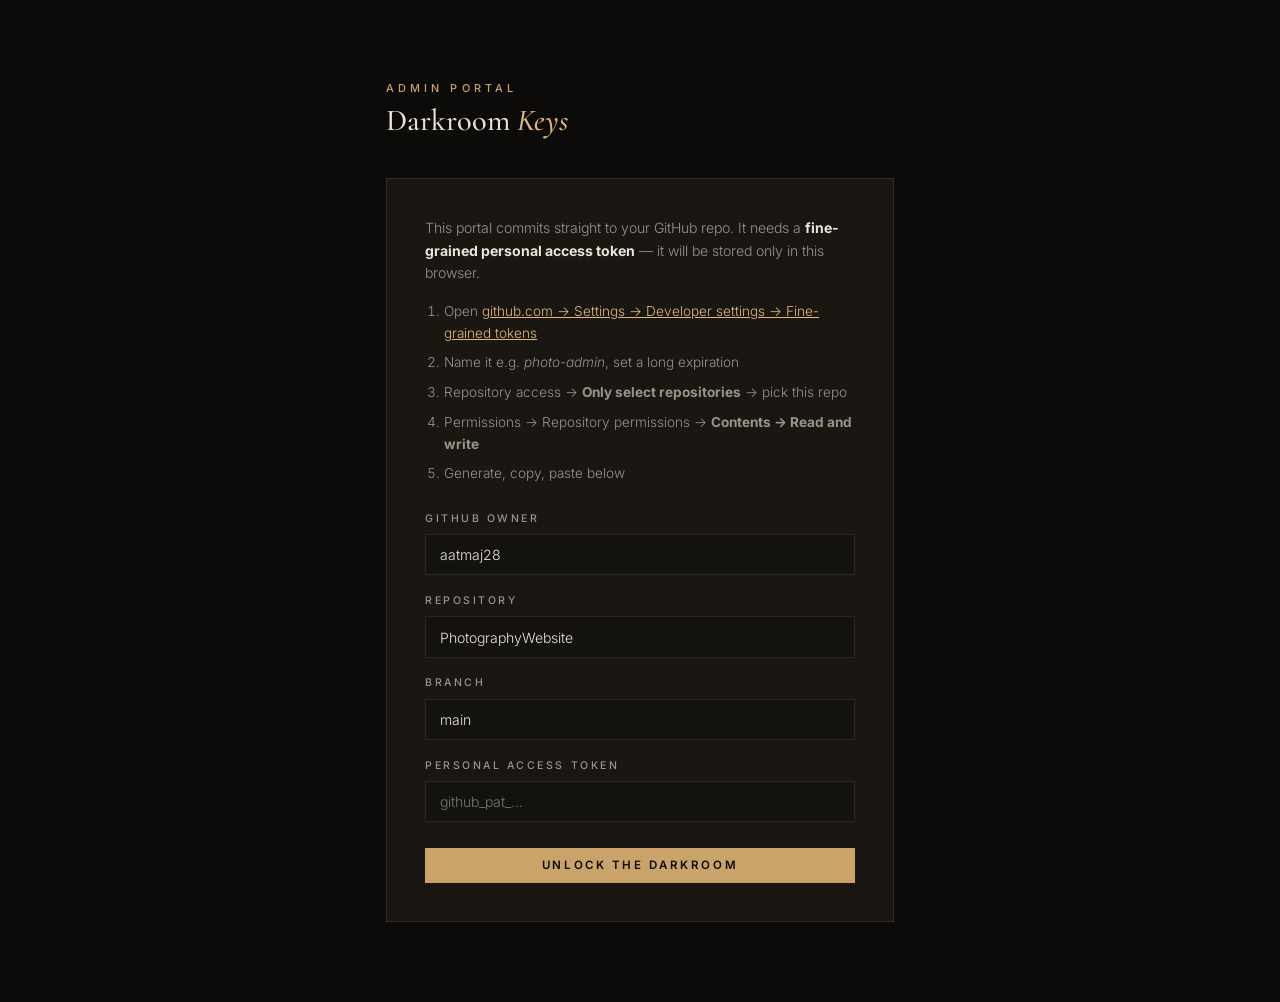
<file: admin/index.html>
<!DOCTYPE html>
<html lang="en">
<head>
<meta charset="UTF-8">
<meta name="viewport" content="width=device-width, initial-scale=1.0">
<title>Admin — Photography Portfolio</title>
<meta name="robots" content="noindex, nofollow">
<link rel="icon" href="data:image/svg+xml,%3Csvg xmlns='http://www.w3.org/2000/svg' viewBox='0 0 32 32'%3E%3Ccircle cx='16' cy='16' r='13' fill='none' stroke='%23c9a36a' stroke-width='2.5'/%3E%3Ccircle cx='16' cy='16' r='5' fill='%23c9a36a'/%3E%3C/svg%3E">
<link rel="preconnect" href="https://fonts.googleapis.com">
<link rel="preconnect" href="https://fonts.gstatic.com" crossorigin>
<link href="https://fonts.googleapis.com/css2?family=Cormorant+Garamond:ital,wght@0,500;0,600;1,500&family=Inter:wght@300;400;500;600&display=swap" rel="stylesheet">
<style>
:root {
    --bg: #0c0b09;
    --bg-2: #14120f;
    --surface: #1a1712;
    --surface-2: #221e17;
    --text: #e9e4da;
    --muted: #9a938a;
    --amber: #c9a36a;
    --amber-bright: #e0b87d;
    --red: #c96a6a;
    --green: #8fb573;
    --hairline: rgba(233, 228, 218, 0.1);
    --serif: 'Cormorant Garamond', Georgia, serif;
    --sans: 'Inter', -apple-system, sans-serif;
}
* { margin: 0; padding: 0; box-sizing: border-box; }
body {
    font-family: var(--sans);
    font-weight: 300;
    background: var(--bg);
    color: var(--text);
    line-height: 1.6;
    min-height: 100vh;
}
h1 {
    font-family: var(--serif);
    font-weight: 500;
    font-size: 1.9rem;
}
h1 em { font-style: italic; color: var(--amber-bright); }
.kicker {
    font-size: 0.68rem;
    font-weight: 500;
    letter-spacing: 0.38em;
    text-transform: uppercase;
    color: var(--amber);
}
button {
    font-family: var(--sans);
    cursor: pointer;
}
.btn {
    display: inline-block;
    padding: 0.65rem 1.5rem;
    background: var(--amber);
    color: var(--bg);
    border: none;
    font-size: 0.72rem;
    font-weight: 600;
    letter-spacing: 0.22em;
    text-transform: uppercase;
    transition: background 0.3s ease;
}
.btn:hover { background: var(--amber-bright); }
.btn:disabled { opacity: 0.45; cursor: not-allowed; }
.btn-ghost {
    background: none;
    border: 1px solid var(--hairline);
    color: var(--muted);
}
.btn-ghost:hover { background: var(--surface); color: var(--text); }
input[type="text"], input[type="password"] {
    width: 100%;
    padding: 0.7rem 0.9rem;
    background: var(--bg-2);
    border: 1px solid var(--hairline);
    color: var(--text);
    font-family: var(--sans);
    font-size: 0.88rem;
    font-weight: 300;
}
input:focus { outline: 1px solid var(--amber); }
label {
    display: block;
    font-size: 0.66rem;
    font-weight: 500;
    letter-spacing: 0.24em;
    text-transform: uppercase;
    color: var(--muted);
    margin: 1.1rem 0 0.4rem;
}

/* ---------- Setup gate ---------- */
#gate {
    max-width: 560px;
    margin: 0 auto;
    padding: 5rem 1.6rem;
}
#gate .card {
    background: var(--surface);
    border: 1px solid var(--hairline);
    padding: 2.4rem;
    margin-top: 2rem;
}
#gate ol {
    margin: 1rem 0 1.6rem 1.2rem;
    font-size: 0.85rem;
    color: var(--muted);
}
#gate ol li { margin-bottom: 0.5rem; }
#gate ol a { color: var(--amber-bright); }
#gate .error {
    color: var(--red);
    font-size: 0.82rem;
    margin-top: 1rem;
    display: none;
}
#gate .btn { margin-top: 1.6rem; width: 100%; }

/* ---------- App ---------- */
#app { display: none; max-width: 1150px; margin: 0 auto; padding: 2.2rem 1.6rem 9rem; }
.topbar {
    display: flex;
    justify-content: space-between;
    align-items: center;
    gap: 1rem;
    flex-wrap: wrap;
    padding-bottom: 1.6rem;
    border-bottom: 1px solid var(--hairline);
    margin-bottom: 1.8rem;
}
.topbar .actions { display: flex; gap: 0.7rem; }
.topbar a.btn-ghost { text-decoration: none; padding: 0.65rem 1.2rem; font-size: 0.72rem; letter-spacing: 0.22em; text-transform: uppercase; }

/* Upload zone */
#dropzone {
    border: 1px dashed rgba(201, 163, 106, 0.5);
    background: var(--bg-2);
    padding: 2.6rem 1.5rem;
    text-align: center;
    cursor: pointer;
    transition: background 0.3s ease, border-color 0.3s ease;
    margin-bottom: 1.4rem;
}
#dropzone:hover, #dropzone.over {
    background: var(--surface);
    border-color: var(--amber);
}
#dropzone .big {
    font-family: var(--serif);
    font-style: italic;
    font-size: 1.4rem;
    color: var(--amber-bright);
}
#dropzone .small { font-size: 0.76rem; color: var(--muted); margin-top: 0.3rem; }

/* Status log */
#status {
    display: none;
    background: var(--bg-2);
    border: 1px solid var(--hairline);
    border-left: 2px solid var(--amber);
    padding: 0.9rem 1.2rem;
    margin-bottom: 1.4rem;
    font-size: 0.82rem;
    color: var(--muted);
    white-space: pre-line;
}
#status.error { border-left-color: var(--red); color: var(--red); }
#status.ok { border-left-color: var(--green); }

/* Photo list */
.list-head {
    display: flex;
    justify-content: space-between;
    align-items: baseline;
    margin: 2rem 0 1rem;
}
.list-head .count { font-size: 0.74rem; letter-spacing: 0.2em; text-transform: uppercase; color: var(--muted); }
#photo-list { display: flex; flex-direction: column; gap: 10px; }
.photo-row {
    display: grid;
    grid-template-columns: auto 96px 1fr auto;
    gap: 1.1rem;
    align-items: center;
    background: var(--surface);
    border: 1px solid var(--hairline);
    padding: 0.8rem 1rem;
}
.photo-row.dragging { opacity: 0.35; }
.drag-handle {
    cursor: grab;
    color: var(--muted);
    font-size: 1.1rem;
    letter-spacing: 2px;
    user-select: none;
    padding: 0.4rem 0.2rem;
}
.photo-row .thumb {
    width: 96px;
    height: 72px;
    object-fit: cover;
    display: block;
    background: var(--bg-2);
    border: 1px solid var(--hairline);
}
.photo-fields { display: flex; flex-direction: column; gap: 0.45rem; min-width: 0; }
.photo-fields .row1 { display: flex; align-items: center; gap: 0.8rem; }
.photo-num {
    font-size: 0.64rem;
    font-weight: 500;
    letter-spacing: 0.28em;
    color: var(--amber);
    white-space: nowrap;
}
.photo-fields input { padding: 0.45rem 0.7rem; font-size: 0.84rem; }
.photo-side {
    display: flex;
    flex-direction: column;
    align-items: flex-end;
    gap: 0.55rem;
}
.feat-toggle {
    display: flex;
    align-items: center;
    gap: 0.45rem;
    font-size: 0.64rem;
    letter-spacing: 0.2em;
    text-transform: uppercase;
    color: var(--muted);
    cursor: pointer;
    user-select: none;
}
.feat-toggle input { accent-color: var(--amber); cursor: pointer; }
.feat-toggle.on { color: var(--amber-bright); }
.mini-actions { display: flex; gap: 0.35rem; }
.mini-actions button {
    background: none;
    border: 1px solid var(--hairline);
    color: var(--muted);
    width: 30px;
    height: 30px;
    font-size: 0.85rem;
    transition: color 0.25s ease, border-color 0.25s ease;
}
.mini-actions button:hover { color: var(--text); border-color: var(--muted); }
.mini-actions button.del:hover { color: var(--red); border-color: var(--red); }

/* Save bar */
#savebar {
    position: fixed;
    left: 0; right: 0; bottom: 0;
    background: rgba(20, 18, 15, 0.95);
    backdrop-filter: blur(12px);
    border-top: 1px solid var(--hairline);
    padding: 1rem 1.6rem;
    display: none;
    justify-content: center;
    align-items: center;
    gap: 1.4rem;
    z-index: 100;
}
#savebar.show { display: flex; }
#savebar .msg { font-size: 0.8rem; color: var(--amber-bright); }

@media (max-width: 700px) {
    .photo-row { grid-template-columns: auto 64px 1fr; }
    .photo-row .thumb { width: 64px; height: 48px; }
    .photo-side { grid-column: 1 / -1; flex-direction: row; justify-content: space-between; align-items: center; }
}
</style>
</head>
<body>

<!-- ============ SETUP GATE ============ -->
<main id="gate">
    <p class="kicker">Admin Portal</p>
    <h1>Darkroom <em>Keys</em></h1>
    <div class="card">
        <p style="font-size:0.88rem; color: var(--muted);">
            This portal commits straight to your GitHub repo. It needs a
            <strong style="color:var(--text)">fine-grained personal access token</strong> —
            it will be stored only in this browser.
        </p>
        <ol>
            <li>Open <a href="https://github.com/settings/personal-access-tokens/new" target="_blank" rel="noopener">github.com → Settings → Developer settings → Fine-grained tokens</a></li>
            <li>Name it e.g. <em>photo-admin</em>, set a long expiration</li>
            <li>Repository access → <strong>Only select repositories</strong> → pick this repo</li>
            <li>Permissions → Repository permissions → <strong>Contents → Read and write</strong></li>
            <li>Generate, copy, paste below</li>
        </ol>
        <label for="cfg-owner">GitHub owner</label>
        <input type="text" id="cfg-owner" value="aatmaj28" autocomplete="off">
        <label for="cfg-repo">Repository</label>
        <input type="text" id="cfg-repo" value="PhotographyWebsite" autocomplete="off">
        <label for="cfg-branch">Branch</label>
        <input type="text" id="cfg-branch" value="main" autocomplete="off">
        <label for="cfg-token">Personal access token</label>
        <input type="password" id="cfg-token" placeholder="github_pat_…" autocomplete="off">
        <p class="error" id="gate-error"></p>
        <button class="btn" id="gate-save">Unlock the darkroom</button>
    </div>
</main>

<!-- ============ APP ============ -->
<main id="app">
    <div class="topbar">
        <div>
            <p class="kicker">Admin Portal</p>
            <h1>The <em>Darkroom</em></h1>
        </div>
        <div class="actions">
            <a class="btn-ghost btn" href="../" target="_blank" rel="noopener">View site</a>
            <button class="btn btn-ghost" id="signout">Forget token</button>
        </div>
    </div>

    <div id="dropzone">
        <p class="big">Drop photographs here</p>
        <p class="small">or click to choose — they'll be compressed in your browser and published in one commit</p>
        <input type="file" id="file-input" accept="image/*" multiple hidden>
    </div>

    <div id="status"></div>

    <div class="list-head">
        <p class="kicker">The Collection</p>
        <p class="count" id="count"></p>
    </div>
    <div id="photo-list"></div>
</main>

<div id="savebar">
    <span class="msg">Unsaved changes to titles / order / featured</span>
    <button class="btn" id="save-btn">Save &amp; publish</button>
    <button class="btn btn-ghost" id="discard-btn">Discard</button>
</div>

<script>
(() => {
'use strict';

const LS_KEY = 'pw_admin_cfg';
const FULL_MAX = 2000, THUMB_MAX = 800, JPEG_Q = 0.82;

let cfg = null;          // { owner, repo, branch, token }
let photos = [];         // gallery.json manifest, in-memory
let dirty = false;
let busy = false;
const localPreviews = {}; // id -> objectURL for photos uploaded this session

const $ = (s) => document.querySelector(s);
const pad = (n) => String(n).padStart(2, '0');

/* ================= GitHub API ================= */

const api = (path, opts = {}) =>
    fetch(`https://api.github.com${path}`, {
        cache: 'no-store',
        ...opts,
        headers: {
            'Authorization': `Bearer ${cfg.token}`,
            'Accept': 'application/vnd.github+json',
            'X-GitHub-Api-Version': '2022-11-28',
            ...(opts.headers || {}),
        },
    }).then(async (r) => {
        if (!r.ok) {
            const body = await r.text().catch(() => '');
            throw new Error(`GitHub ${r.status} on ${path}: ${body.slice(0, 200)}`);
        }
        return r.status === 204 ? null : r.json();
    });

const repoBase = () => `/repos/${cfg.owner}/${cfg.repo}`;

async function fetchManifest() {
    const r = await fetch(
        `https://api.github.com${repoBase()}/contents/gallery.json?ref=${cfg.branch}&t=${Date.now()}`,
        { headers: { 'Authorization': `Bearer ${cfg.token}`, 'Accept': 'application/vnd.github.raw+json' } }
    );
    if (!r.ok) throw new Error(`Could not read gallery.json (HTTP ${r.status})`);
    const manifest = await r.json();
    return manifest.photos || [];
}

/*
 * One atomic commit for any set of changes.
 * changes: [{ path, base64 }]  — base64: null deletes the file
 */
async function commit(changes, message) {
    // Blobs don't depend on the parent commit — create them once up front
    const tree = [];
    for (const ch of changes) {
        if (ch.base64 === null) {
            tree.push({ path: ch.path, mode: '100644', type: 'blob', sha: null });
        } else {
            const blob = await api(`${repoBase()}/git/blobs`, {
                method: 'POST',
                body: JSON.stringify({ content: ch.base64, encoding: 'base64' }),
            });
            tree.push({ path: ch.path, mode: '100644', type: 'blob', sha: blob.sha });
        }
    }

    // The branch tip can move under us (or arrive stale from a cache);
    // rebuild the tree/commit on the fresh tip and retry on fast-forward errors
    for (let attempt = 1; ; attempt++) {
        const ref = await api(`${repoBase()}/git/ref/heads/${cfg.branch}`);
        const headSha = ref.object.sha;
        const headCommit = await api(`${repoBase()}/git/commits/${headSha}`);

        const newTree = await api(`${repoBase()}/git/trees`, {
            method: 'POST',
            body: JSON.stringify({ base_tree: headCommit.tree.sha, tree }),
        });
        const newCommit = await api(`${repoBase()}/git/commits`, {
            method: 'POST',
            body: JSON.stringify({ message, tree: newTree.sha, parents: [headSha] }),
        });
        try {
            await api(`${repoBase()}/git/refs/heads/${cfg.branch}`, {
                method: 'PATCH',
                body: JSON.stringify({ sha: newCommit.sha }),
            });
            return newCommit.sha;
        } catch (err) {
            if (attempt < 3 && /fast forward/i.test(err.message)) continue;
            throw err;
        }
    }
}

const manifestB64 = () => {
    const json = JSON.stringify({ photos }, null, 2) + '\n';
    const bytes = new TextEncoder().encode(json);
    let bin = '';
    bytes.forEach((b) => { bin += String.fromCharCode(b); });
    return btoa(bin);
};

/* ================= Image processing ================= */

async function decodeImage(file) {
    if (window.createImageBitmap) {
        try {
            return await createImageBitmap(file, { imageOrientation: 'from-image' });
        } catch (e) { /* fall through */ }
    }
    return new Promise((resolve, reject) => {
        const img = new Image();
        img.onload = () => resolve(img);
        img.onerror = () => reject(new Error('unsupported image format'));
        img.src = URL.createObjectURL(file);
    });
}

function resizeToJpeg(source, maxEdge, byWidth = false) {
    const sw = source.width, sh = source.height;
    // Thumbs scale by width — the grid constrains width, so portrait
    // photos need full width resolution to stay sharp on retina screens
    const scale = Math.min(1, maxEdge / (byWidth ? sw : Math.max(sw, sh)));
    const w = Math.round(sw * scale), h = Math.round(sh * scale);
    const canvas = document.createElement('canvas');
    canvas.width = w; canvas.height = h;
    const ctx = canvas.getContext('2d');
    ctx.imageSmoothingEnabled = true;
    ctx.imageSmoothingQuality = 'high';
    ctx.drawImage(source, 0, 0, w, h);
    return new Promise((resolve) =>
        canvas.toBlob((blob) => resolve({ blob, width: w, height: h }), 'image/jpeg', JPEG_Q));
}

const blobToB64 = (blob) => new Promise((resolve, reject) => {
    const fr = new FileReader();
    fr.onload = () => resolve(fr.result.split(',')[1]);
    fr.onerror = reject;
    fr.readAsDataURL(blob);
});

/* ================= UI helpers ================= */

const statusBox = $('#status');
function setStatus(msg, kind = '') {
    statusBox.style.display = msg ? 'block' : 'none';
    statusBox.textContent = msg;
    statusBox.className = kind;
}

function setDirty(d) {
    dirty = d;
    $('#savebar').classList.toggle('show', d);
}

function setBusy(b) {
    busy = b;
    $('#save-btn').disabled = b;
    document.body.style.cursor = b ? 'progress' : '';
}

const thumbUrl = (p) =>
    localPreviews[p.id] ||
    `https://raw.githubusercontent.com/${cfg.owner}/${cfg.repo}/${cfg.branch}/images/thumbs/${p.id}.jpg`;

/* ================= Photo list ================= */

function render() {
    const list = $('#photo-list');
    list.innerHTML = '';
    $('#count').textContent = `${photos.length} photographs · ${photos.filter((p) => p.featured).length} featured in hero`;

    photos.forEach((p, i) => {
        const row = document.createElement('div');
        row.className = 'photo-row';
        row.draggable = true;
        row.dataset.index = i;

        const handle = document.createElement('span');
        handle.className = 'drag-handle';
        handle.textContent = '⠿';
        handle.title = 'Drag to reorder';

        const img = document.createElement('img');
        img.className = 'thumb';
        img.src = thumbUrl(p);
        img.alt = '';
        img.loading = 'lazy';

        const fields = document.createElement('div');
        fields.className = 'photo-fields';

        const row1 = document.createElement('div');
        row1.className = 'row1';
        const num = document.createElement('span');
        num.className = 'photo-num';
        num.textContent = `№ ${pad(i + 1)}`;
        const title = document.createElement('input');
        title.type = 'text';
        title.placeholder = 'Title (shown on hover & in viewer)';
        title.value = p.title || '';
        title.addEventListener('input', () => { p.title = title.value; setDirty(true); });
        row1.appendChild(num);
        row1.appendChild(title);

        const caption = document.createElement('input');
        caption.type = 'text';
        caption.placeholder = 'Caption (shown in full-screen viewer)';
        caption.value = p.caption || '';
        caption.addEventListener('input', () => { p.caption = caption.value; setDirty(true); });

        fields.appendChild(row1);
        fields.appendChild(caption);

        const side = document.createElement('div');
        side.className = 'photo-side';

        const feat = document.createElement('label');
        feat.className = 'feat-toggle' + (p.featured ? ' on' : '');
        const cb = document.createElement('input');
        cb.type = 'checkbox';
        cb.checked = !!p.featured;
        cb.addEventListener('change', () => {
            p.featured = cb.checked;
            feat.classList.toggle('on', cb.checked);
            setDirty(true);
        });
        feat.appendChild(cb);
        feat.appendChild(document.createTextNode('Hero'));

        const mini = document.createElement('div');
        mini.className = 'mini-actions';
        const up = document.createElement('button');
        up.textContent = '↑'; up.title = 'Move up';
        up.addEventListener('click', () => move(i, i - 1));
        const down = document.createElement('button');
        down.textContent = '↓'; down.title = 'Move down';
        down.addEventListener('click', () => move(i, i + 1));
        const del = document.createElement('button');
        del.className = 'del';
        del.textContent = '✕'; del.title = 'Delete photo';
        del.addEventListener('click', () => deletePhoto(i));
        mini.appendChild(up); mini.appendChild(down); mini.appendChild(del);

        side.appendChild(feat);
        side.appendChild(mini);

        row.appendChild(handle);
        row.appendChild(img);
        row.appendChild(fields);
        row.appendChild(side);

        // Drag & drop reorder
        row.addEventListener('dragstart', (e) => {
            e.dataTransfer.setData('text/plain', String(i));
            e.dataTransfer.effectAllowed = 'move';
            row.classList.add('dragging');
        });
        row.addEventListener('dragend', () => row.classList.remove('dragging'));
        row.addEventListener('dragover', (e) => { e.preventDefault(); e.dataTransfer.dropEffect = 'move'; });
        row.addEventListener('drop', (e) => {
            e.preventDefault();
            const from = parseInt(e.dataTransfer.getData('text/plain'), 10);
            if (!Number.isNaN(from) && from !== i) move(from, i);
        });

        list.appendChild(row);
    });
}

function move(from, to) {
    if (to < 0 || to >= photos.length) return;
    const [p] = photos.splice(from, 1);
    photos.splice(to, 0, p);
    setDirty(true);
    render();
}

/* ================= Actions ================= */

async function uploadFiles(files) {
    const images = [...files].filter((f) => f.type.startsWith('image/'));
    if (!images.length || busy) return;
    setBusy(true);

    const changes = [];
    const added = [];
    let done = 0;

    try {
        for (const file of images) {
            setStatus(`Processing ${file.name} (${++done}/${images.length})…`);
            let bitmap;
            try {
                bitmap = await decodeImage(file);
            } catch (e) {
                setStatus(`Skipped ${file.name}: could not decode (try JPEG/PNG).`, 'error');
                continue;
            }
            const full = await resizeToJpeg(bitmap, FULL_MAX);
            const thumb = await resizeToJpeg(bitmap, THUMB_MAX, true);
            const id = `photo-${Date.now()}-${Math.random().toString(36).slice(2, 6)}`;

            changes.push({ path: `images/full/${id}.jpg`, base64: await blobToB64(full.blob) });
            changes.push({ path: `images/thumbs/${id}.jpg`, base64: await blobToB64(thumb.blob) });

            const entry = { id, title: '', caption: '', featured: false, width: full.width, height: full.height };
            photos.push(entry);
            added.push(entry);
            localPreviews[id] = URL.createObjectURL(thumb.blob);
        }

        if (!added.length) { setBusy(false); return; }

        changes.push({ path: 'gallery.json', base64: manifestB64() });
        setStatus(`Publishing ${added.length} photo${added.length > 1 ? 's' : ''} to GitHub…`);
        await commit(changes, `Add ${added.length} photo${added.length > 1 ? 's' : ''} via admin portal`);

        setDirty(false); // manifest just published includes any pending edits
        render();
        setStatus(`✓ Published ${added.length} photo${added.length > 1 ? 's' : ''} — live in ~1–2 min once GitHub Pages rebuilds.`, 'ok');
    } catch (err) {
        setStatus(`Upload failed: ${err.message}`, 'error');
    } finally {
        setBusy(false);
    }
}

async function deletePhoto(i) {
    const p = photos[i];
    const label = p.title ? `“${p.title}”` : `№ ${pad(i + 1)}`;
    if (busy || !confirm(`Delete ${label} forever? This removes it from the site and the repo.`)) return;
    setBusy(true);
    setStatus(`Deleting ${label}…`);
    try {
        if (!dirty) {
            // No unsaved edits in this tab — delete against the freshest
            // manifest so a stale tab can never clobber newer changes
            photos = await fetchManifest();
        }
        const idx = photos.findIndex((x) => x.id === p.id);
        if (idx !== -1) photos.splice(idx, 1);
        await commit([
            { path: `images/full/${p.id}.jpg`, base64: null },
            { path: `images/thumbs/${p.id}.jpg`, base64: null },
            { path: 'gallery.json', base64: manifestB64() },
        ], `Delete photo ${p.id} via admin portal`);
        setDirty(false);
        render();
        setStatus(`✓ Deleted — live in ~1–2 min once GitHub Pages rebuilds.`, 'ok');
    } catch (err) {
        setStatus(`Delete failed: ${err.message} — reloading manifest.`, 'error');
        photos = await fetchManifest().catch(() => photos);
        render();
    } finally {
        setBusy(false);
    }
}

async function saveManifest() {
    if (busy) return;
    setBusy(true);
    setStatus('Publishing changes…');
    try {
        await commit(
            [{ path: 'gallery.json', base64: manifestB64() }],
            'Update titles/order/featured via admin portal'
        );
        setDirty(false);
        setStatus('✓ Saved — live in ~1–2 min once GitHub Pages rebuilds.', 'ok');
    } catch (err) {
        setStatus(`Save failed: ${err.message}`, 'error');
    } finally {
        setBusy(false);
    }
}

/* ================= Setup gate ================= */

async function unlock() {
    const owner = $('#cfg-owner').value.trim();
    const repo = $('#cfg-repo').value.trim();
    const branch = $('#cfg-branch').value.trim() || 'main';
    const token = $('#cfg-token').value.trim();
    const errBox = $('#gate-error');
    errBox.style.display = 'none';

    if (!owner || !repo || !token) {
        errBox.textContent = 'Owner, repository and token are all required.';
        errBox.style.display = 'block';
        return;
    }
    cfg = { owner, repo, branch, token };
    try {
        await api(repoBase()); // validates token + repo access
        localStorage.setItem(LS_KEY, JSON.stringify(cfg));
        enterApp();
    } catch (err) {
        cfg = null;
        errBox.textContent = `Could not access the repo: ${err.message}`;
        errBox.style.display = 'block';
    }
}

async function enterApp() {
    $('#gate').style.display = 'none';
    $('#app').style.display = 'block';
    setStatus('Loading collection…');
    try {
        photos = await fetchManifest();
        render();
        setStatus('');
    } catch (err) {
        setStatus(`Could not load gallery.json: ${err.message}`, 'error');
    }
}

/* ================= Wiring ================= */

$('#gate-save').addEventListener('click', unlock);
$('#cfg-token').addEventListener('keydown', (e) => { if (e.key === 'Enter') unlock(); });

$('#signout').addEventListener('click', () => {
    localStorage.removeItem(LS_KEY);
    location.reload();
});

$('#save-btn').addEventListener('click', saveManifest);
$('#discard-btn').addEventListener('click', async () => {
    if (busy) return;
    setBusy(true);
    photos = await fetchManifest().catch(() => photos);
    setDirty(false);
    render();
    setBusy(false);
});

const dz = $('#dropzone');
const fileInput = $('#file-input');
dz.addEventListener('click', () => fileInput.click());
fileInput.addEventListener('change', () => { uploadFiles(fileInput.files); fileInput.value = ''; });
dz.addEventListener('dragover', (e) => { e.preventDefault(); dz.classList.add('over'); });
dz.addEventListener('dragleave', () => dz.classList.remove('over'));
dz.addEventListener('drop', (e) => {
    e.preventDefault();
    dz.classList.remove('over');
    uploadFiles(e.dataTransfer.files);
});

window.addEventListener('beforeunload', (e) => {
    if (dirty || busy) { e.preventDefault(); e.returnValue = ''; }
});

// Boot
const saved = localStorage.getItem(LS_KEY);
if (saved) {
    try {
        cfg = JSON.parse(saved);
        enterApp();
    } catch (e) {
        localStorage.removeItem(LS_KEY);
    }
}
})();
</script>
</body>
</html>
</file>
